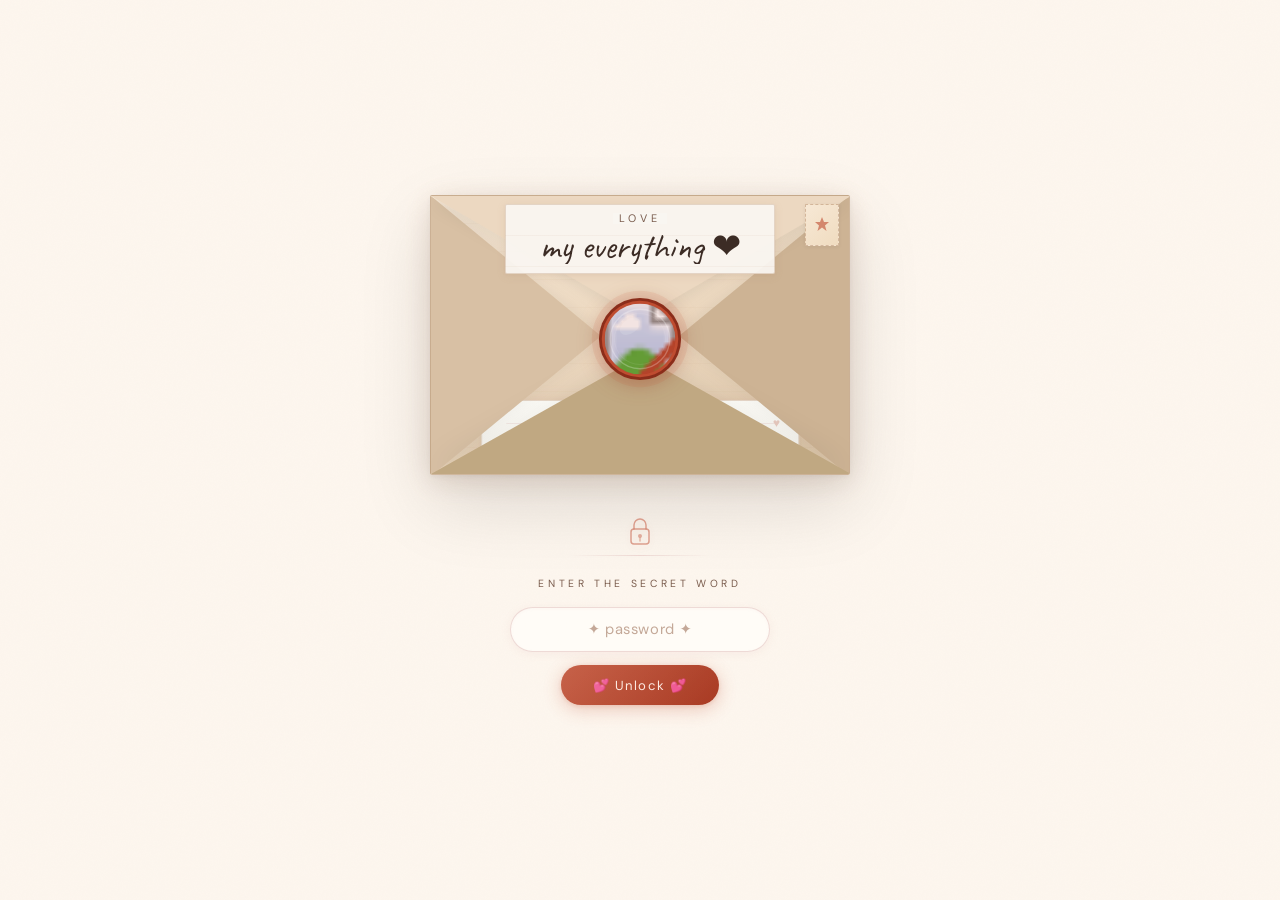
<file: index3.html>
<!DOCTYPE html>
<html lang="en">
<head>
<meta charset="UTF-8">
<meta name="viewport" content="width=device-width, initial-scale=1.0, maximum-scale=1.0, user-scalable=no">
<title>love you </title>
<link rel="preconnect" href="https://fonts.googleapis.com">
<link rel="preconnect" href="https://fonts.gstatic.com" crossorigin>
<link href="https://fonts.googleapis.com/css2?family=Cormorant+Garamond:ital,wght@0,300;0,400;0,600;1,300;1,400;1,600&family=Caveat:wght@400;500;700&family=DM+Sans:ital,opsz,wght@0,9..40,300;0,9..40,400;1,9..40,300&family=Sacramento&display=swap" rel="stylesheet">  <link rel="icon" href="data:image/svg+xml,<svg xmlns='http://www.w3.org/2000/svg' viewBox='0 0 100 100'><rect width='100' height='100' fill='%23800020'/><text x='50' y='55' font-size='60' text-anchor='middle' dominant-baseline='middle'>❤️</text></svg>">
<style>
*{box-sizing:border-box;margin:0;padding:0}
:root{
  --bg:#fdf6ee;--bg-card:#fef9f3;--bg-card2:#fffdf8;
  --text:#2c1b14;--text-light:#7a5c4d;--text-faint:#c4a898;
  --accent:#d4a5a5;--accent-soft:#f0d6d6;--gold:#c9a96e;--gold2:#e8c98a;
  --shadow:rgba(180,120,100,0.10);--shadow-deep:rgba(100,60,40,0.18);
  --border:rgba(212,165,165,0.25);--tape-color:rgba(212,185,165,0.38);
  --env-bg:#f0e0cc;--env-bg2:#e8d3bb;--env-fold:#cdb394;--env-fold-l:#d6bc9e;--env-fold-bottom:#c0a882;
  --env-flap-open:#dfc9ae;--env-label-bg:#faf7f2;
  --env-border:rgba(170,135,105,0.5);--env-shadow:rgba(160,120,90,0.22);
  --seal-bg:#bf4c30;--seal-inner:#8b2d1a;--seal-accent:#a83a23;--seal-text:#fde8e0;
  --lock-bg:rgba(44,27,20,0.06);--lock-border:rgba(212,165,165,0.4);
  --font-display:'Cormorant Garamond',serif;
  --font-body:'Caveat',cursive;
  --font-signature:'Sacramento',cursive;
  --font-ui:'DM Sans',system-ui,sans-serif;
}
html,body{min-height:100%;background:var(--bg);overflow-x:hidden;-webkit-font-smoothing:antialiased}
body{font-family:var(--font-body);font-size:18px;line-height:1.75;color:var(--text)}
body::before{content:'';position:fixed;inset:0;z-index:0;pointer-events:none;background-image:url("data:image/svg+xml,%3Csvg xmlns='http://www.w3.org/2000/svg' width='300' height='300'%3E%3Cfilter id='n'%3E%3CfeTurbulence type='fractalNoise' baseFrequency='0.75' numOctaves='4' stitchTiles='stitch'/%3E%3C/filter%3E%3Crect width='300' height='300' filter='url(%23n)' opacity='0.018'/%3E%3C/svg%3E");background-repeat:repeat;opacity:1;}
.state-screen{position:relative;z-index:1;min-height:100vh;width:100%}
.state-screen.hidden{display:none!important}
#state-envelope{display:flex;align-items:center;justify-content:center;min-height:100vh;overflow:visible;padding:1.5rem 1rem;}
.envelope-scene{position:relative;z-index:2;display:flex;flex-direction:column;align-items:center;justify-content:center;gap:0;width:100%;animation:fadeUp 0.9s cubic-bezier(0.16,1,0.3,1) both;}
.envelope-scale-box{position:relative;width:420px;height:280px;transform-origin:top center;}
.lock-panel{width:420px;transform-origin:top center;display:flex;flex-direction:column;align-items:center;padding:2rem 1rem 0;gap:1.2rem;}
.lock-ornament{display:flex;flex-direction:column;align-items:center;gap:0.5rem;opacity:0.7;}
.lock-ornament svg{filter:drop-shadow(0 2px 6px rgba(191,76,48,0.15))}
.lock-divider{width:140px;height:1px;background:linear-gradient(90deg,transparent,var(--accent),transparent);opacity:0.5;}
.password-form{display:flex;flex-direction:column;align-items:center;gap:0.85rem;width:100%;max-width:260px;font-family:var(--font-ui);}
.password-form .input-label{font-size:0.65rem;letter-spacing:0.35em;text-transform:uppercase;color:var(--text-light);}
.password-form input{width:100%;text-align:center;font-family:var(--font-ui);font-size:0.92rem;color:var(--text);background:rgba(255,253,248,0.9);border:1px solid var(--lock-border);border-radius:40px;padding:0.72rem 1.2rem;outline:none;box-shadow:0 2px 10px rgba(212,165,165,0.12),inset 0 1px 3px rgba(212,165,165,0.08);transition:border-color 0.25s,box-shadow 0.25s;letter-spacing:0.04em;}
.password-form input:focus{border-color:var(--accent);box-shadow:0 2px 16px rgba(212,165,165,0.25),inset 0 1px 3px rgba(212,165,165,0.08);}
.password-form input::placeholder{color:var(--text-faint)}
.password-form .login-btn{font-family:var(--font-ui);font-size:0.82rem;letter-spacing:0.08em;color:var(--seal-text);background:linear-gradient(135deg,var(--seal-bg),var(--seal-accent));border:none;border-radius:40px;padding:0.72rem 2rem;cursor:pointer;box-shadow:0 4px 18px rgba(191,76,48,0.28),0 1px 4px rgba(191,76,48,0.15);transition:transform 0.2s,box-shadow 0.2s,filter 0.2s;position:relative;overflow:hidden;}
.password-form .login-btn::before{content:'';position:absolute;inset:0;background:linear-gradient(135deg,rgba(255,255,255,0.12),transparent);border-radius:inherit;}
.password-form .login-btn:hover{transform:translateY(-2px);box-shadow:0 8px 24px rgba(191,76,48,0.35),0 2px 8px rgba(191,76,48,0.2);filter:brightness(1.05);}
.password-form .login-btn:active{transform:translateY(0) scale(0.97)}
.password-error{font-family:var(--font-ui);font-size:0.77rem;color:var(--seal-bg);text-align:center;background:rgba(191,76,48,0.06);border:1px solid rgba(191,76,48,0.18);border-radius:20px;padding:0.4rem 1rem;animation:fadeUp 0.4s ease both;}
.hidden{display:none!important}
.envelope-wrapper{cursor:pointer;position:relative;width:420px;height:280px;outline:none;-webkit-tap-highlight-color:transparent;animation:float-envelope 4s ease-in-out infinite;}
.envelope-wrapper.is-locked{cursor:default;pointer-events:none}
@keyframes float-envelope{0%,100%{transform:translateY(0) rotate(0deg)}50%{transform:translateY(-10px) rotate(0.3deg)}}
@keyframes fadeUp{from{opacity:0;transform:translateY(24px)}to{opacity:1;transform:translateY(0)}}
.envelope-body{width:100%;height:100%;position:relative;background:linear-gradient(160deg,#f7e8d5 0%,#ead5bb 60%,#e0c9ab 100%);border:1px solid var(--env-border);border-radius:2px;box-shadow:0 2px 0 rgba(255,255,255,0.4) inset,0 6px 28px var(--env-shadow),0 28px 72px rgba(0,0,0,0.13),0 2px 6px rgba(0,0,0,0.06);overflow:hidden;transition:box-shadow 0.35s,transform 0.35s;}
.envelope-wrapper:not(.is-locked):hover .envelope-body{transform:translateY(-5px) scale(1.015) rotate(-0.3deg);box-shadow:0 2px 0 rgba(255,255,255,0.4) inset,0 12px 40px var(--shadow),0 40px 90px var(--shadow-deep);}
.env-texture{position:absolute;inset:0;z-index:1;pointer-events:none;background-image:repeating-linear-gradient(to bottom,transparent,transparent 27px,rgba(180,140,100,0.04) 27px,rgba(180,140,100,0.04) 28px);}
.env-folds{position:absolute;inset:0;z-index:3;pointer-events:none}
.env-fold-left{position:absolute;top:0;left:0;width:0;height:0;border-top:140px solid transparent;border-bottom:140px solid transparent;border-left:170px solid var(--env-fold-l);filter:drop-shadow(3px 0 8px rgba(0,0,0,0.06));}
.env-fold-left::after{content:'';position:absolute;top:-140px;left:-170px;border-top:140px solid transparent;border-bottom:140px solid transparent;border-left:170px solid rgba(255,255,255,0.06);}
.env-fold-right{position:absolute;top:0;right:0;width:0;height:0;border-top:140px solid transparent;border-bottom:140px solid transparent;border-right:170px solid var(--env-fold);filter:drop-shadow(-3px 0 8px rgba(0,0,0,0.06));}
.env-bottom-fold{position:absolute;bottom:0;left:0;width:100%;height:0;border-left:210px solid transparent;border-right:210px solid transparent;border-bottom:118px solid var(--env-fold-bottom);z-index:5;filter:drop-shadow(0 -4px 14px rgba(0,0,0,0.07));}
.env-letter-peek{position:absolute;bottom:6px;left:50%;transform:translateX(-50%);width:76%;height:68px;background:linear-gradient(to bottom,#fffef9,#faf8f2);border:1px solid rgba(220,190,165,0.5);border-bottom:none;z-index:2;display:flex;align-items:center;justify-content:center;padding:0 1.5rem;transition:transform 0.65s cubic-bezier(0.16,1,0.3,1);box-shadow:0 -3px 14px rgba(180,130,100,0.08),0 -1px 4px rgba(180,130,100,0.06);}
.env-letter-lines{width:100%;display:flex;flex-direction:column;gap:0.6rem}
.env-letter-lines span{display:block;height:1px;background:var(--accent);opacity:0.2;border-radius:1px}
.env-letter-lines span:nth-child(1){width:100%}
.env-letter-lines span:nth-child(2){width:75%}
.env-letter-lines span:nth-child(3){width:50%}
.env-letter-heart{position:absolute;right:18px;top:12px;font-size:12px;opacity:0.25;color:var(--seal-bg);}
.env-flap{position:absolute;top:0;left:0;width:100%;z-index:10;transform-origin:top center;height:0;border-left:210px solid transparent;border-right:210px solid transparent;border-top:122px solid #ead5bc;transition:transform 1.15s cubic-bezier(0.19,1,0.22,1);filter:drop-shadow(0 4px 8px rgba(0,0,0,0.07));}
.env-flap::after{content:'';position:absolute;top:-122px;left:-210px;border-left:210px solid transparent;border-right:210px solid transparent;border-top:122px solid rgba(255,255,255,0.07);}
.env-seal{position:absolute;top:92px;left:50%;transform:translateX(-50%);width:102px;height:102px;z-index:30;transition:opacity 0.6s,transform 0.6s ease-out;filter:drop-shadow(0 3px 10px rgba(140,45,26,0.35));}
.env-recipient{position:absolute;top:8px;left:50%;transform:translateX(-50%);width:78%;max-width:270px;max-height:76px;overflow:hidden;background:rgba(250,247,242,0.92);border:1px solid rgba(200,170,145,0.45);border-radius:2px;box-shadow:0 2px 10px rgba(180,140,110,0.12),0 1px 3px rgba(180,140,110,0.08);padding:0.55rem 1rem;text-align:center;z-index:20;display:flex;flex-direction:column;align-items:center;justify-content:center;gap:0.3rem;pointer-events:none;background-image:repeating-linear-gradient(to bottom,transparent,transparent 30px,rgba(180,140,110,0.07) 30px,rgba(180,140,110,0.07) 31px);transition:opacity 0.3s,transform 0.3s;}
.env-stamp{position:absolute;top:8px;right:10px;z-index:25;width:34px;height:42px;background:linear-gradient(135deg,#f7e8d5,#f0dcc0);border:1px dashed rgba(180,140,110,0.5);border-radius:1px;display:flex;align-items:center;justify-content:center;box-shadow:0 1px 4px rgba(0,0,0,0.06);pointer-events:none;}
.env-stamp svg{opacity:0.6}
.env-to-label{font-family:var(--font-ui);font-size:0.68rem;letter-spacing:0.38em;text-transform:uppercase;color:var(--text-light);background:rgba(250,247,242,0.9);padding:0 6px;z-index:1;line-height:1;}
.env-to-name{font-family:var(--font-body);font-size:2.2rem;color:var(--text);opacity:0.92;line-height:1;z-index:1;white-space:nowrap;overflow:hidden;text-overflow:ellipsis;max-width:100%;}
.envelope-hint{font-family:var(--font-ui);font-size:0.6rem;letter-spacing:0.3em;text-transform:uppercase;color:var(--text-faint);animation:float-hint 2.2s ease-in-out infinite;user-select:none;margin-top:1.2rem;}
@keyframes float-hint{0%,100%{opacity:0.4;transform:translateY(0)}50%{opacity:0.9;transform:translateY(-4px)}}
.envelope-wrapper.is-opening{animation:none!important;transform:translateY(12px) scale(1.04) rotate(0.5deg);transition:transform 0.65s cubic-bezier(0.34,1.56,0.64,1);}
.envelope-wrapper.is-opening .env-flap{transform:perspective(600px) rotateX(-180deg);border-top-color:var(--env-flap-open);}
.envelope-wrapper.is-opening .env-seal{opacity:0;transform:translateX(-50%) translateY(-22px) scale(0.55)}
.envelope-wrapper.is-opening .env-letter-peek{transform:translateX(-50%) translateY(-105px)}
.envelope-wrapper.is-opening .env-recipient{opacity:0;transform:translateX(-50%) translateY(12px)}
.envelope-wrapper.is-opening .env-stamp{opacity:0}
.envelope-scene.is-exit{animation:env-exit 0.6s cubic-bezier(0.4,0,1,1) forwards}
@keyframes env-exit{0%{opacity:1;transform:scale(1)}100%{opacity:0;transform:scale(0.82) translateY(36px)}}
@media(max-width:500px){.letter-scroll{padding:2.5rem 0.75rem 7rem}.letter-paper{padding:2.5rem 1.75rem}.letter-paper::before,.letter-paper::after{display:none}}
@media(max-width:360px){.letter-paper{padding:2rem 1.25rem}}
</style>
</head>
<body data-logged-in="false">

<div id="state-envelope" class="state-screen">
  <div class="envelope-scene" id="envelope-scene">

    <div class="envelope-scale-box" id="envelope-scale-box">
      <div class="envelope-wrapper is-locked" id="envelope-wrapper" role="button" aria-label="Open this letter" tabindex="0">
        <div class="envelope-body">
          <div class="env-texture"></div>
          <div class="env-flap" id="env-flap"></div>
          <div class="env-seal" id="env-seal">
            <svg viewBox="0 0 72 72" fill="none" xmlns="http://www.w3.org/2000/svg">
              <defs>
                <clipPath id="sealPhotoClip">
                  <circle cx="36" cy="36" r="25"/>
                </clipPath>
              </defs>

              <circle cx="36" cy="36" r="34" fill="var(--seal-bg)" opacity="0.1" />
              <circle cx="36" cy="36" r="29" fill="var(--seal-inner)" />
              <circle cx="36" cy="36" r="27" fill="var(--seal-bg)" />
              <circle cx="36" cy="36" r="25" fill="var(--seal-accent)" opacity="0.4" />

              
                <image
      href="https://res.cloudinary.com/dvc3zpg1i/image/upload/v1776554456/clients/esd6quiehjf5lhipmwdk.jpg"
      x="11" y="11"
      width="50" height="50"
      clip-path="url(#sealPhotoClip)"
      preserveAspectRatio="xMidYMid slice"
    />
              <!-- طبقة التأثير الجمالي -->
              <circle cx="36" cy="36" r="25" fill="var(--seal-accent)" opacity="0.15" />
              <ellipse cx="29" cy="27" rx="8" ry="5" fill="white" opacity="0.13" transform="rotate(-35 29 27)" />
              <circle cx="36" cy="36" r="21" fill="none" stroke="white" stroke-width="0.9" opacity="0.25" />
              <circle cx="36" cy="36" r="18" fill="none" stroke="white" stroke-width="0.4" opacity="0.15" />
            </svg>
          </div>
          <div class="env-folds">
            <div class="env-fold-left"></div>
            <div class="env-fold-right"></div>
          </div>
          <div class="env-bottom-fold"></div>
          <div class="env-letter-peek">
            <div class="env-letter-lines">
              <span></span><span></span><span></span>
            </div>
            <div class="env-letter-heart">♥</div>
          </div>
          <div class="env-recipient">
            <span class="env-to-label">love</span>
            <span class="env-to-name" id="env-to-name">my everything ❤</span>
          </div>
          <div class="env-stamp" id="env-stamp">
            <svg width="22" height="22" viewBox="0 0 22 22" fill="none">
              <path d="M11 3 L13 8 L18 8 L14 11.5 L15.5 17 L11 13.5 L6.5 17 L8 11.5 L4 8 L9 8 Z" fill="var(--seal-bg)"/>
            </svg>
          </div>
        </div>
      </div>
    </div>

    <div class="lock-panel" id="lock-panel">
      <div class="lock-ornament" id="lock-ornament">
        <svg width="28" height="32" viewBox="0 0 28 32" fill="none">
          <rect x="5" y="14" width="18" height="15" rx="3" fill="none" stroke="var(--seal-bg)" stroke-width="1.5" opacity="0.7"/>
          <path d="M8 14V10C8 6.69 10.69 4 14 4C17.31 4 20 6.69 20 10V14" stroke="var(--seal-bg)" stroke-width="1.5" stroke-linecap="round" fill="none" opacity="0.7"/>
          <circle cx="14" cy="21" r="2" fill="var(--seal-bg)" opacity="0.6"/>
          <line x1="14" y1="23" x2="14" y2="26" stroke="var(--seal-bg)" stroke-width="1.5" stroke-linecap="round" opacity="0.5"/>
        </svg>
        <div class="lock-divider"></div>
      </div>
     <form class="password-form" action="/login" method="POST" autocomplete="off">
  <label for="password" class="input-label">enter the secret word</label>
  <input type="text" id="password" name="password" placeholder="✦ password ✦" required>
  
  

  <button type="submit" class="login-btn">💕 Unlock 💕</button>
</form>
    <p class="envelope-hint hidden" id="envelope-hint">
      <span aria-hidden="true">❦</span>&ensp;tap to open&ensp;<span aria-hidden="true">❦</span>
    </p>

  </div>
</div>

<script>'use strict';
document.addEventListener('DOMContentLoaded',()=>{
  const scaleBox=document.getElementById('envelope-scale-box');
  const lockPanel=document.getElementById('lock-panel');
  const NATIVE_W=420;

  function fitScale(){
    const sceneEl=document.getElementById('envelope-scene');
    const available=Math.min((sceneEl?sceneEl.clientWidth:window.innerWidth)-28, NATIVE_W);
    let ratio=available/NATIVE_W;
    if(!isFinite(ratio)||ratio<=0) ratio=1;
    ratio=Math.min(ratio,1);
    if(scaleBox) scaleBox.style.transform=`scale(${ratio})`;
    if(lockPanel){
      lockPanel.style.transform=`scale(${ratio})`;
      const panelH=lockPanel.offsetHeight||160;
      lockPanel.style.marginTop=`${-(panelH*(1-ratio))*0.5}px`;
    }
    if(scaleBox){
      const boxH=280;
      const lostH=boxH*(1-ratio);
      scaleBox.style.marginBottom=`${-lostH*0.5 + 8}px`;
    }
  }

  fitScale();
  window.addEventListener('resize',fitScale);
  window.addEventListener('orientationchange',()=>setTimeout(fitScale,100));
});
</script>
</body>
</html>
</file>
